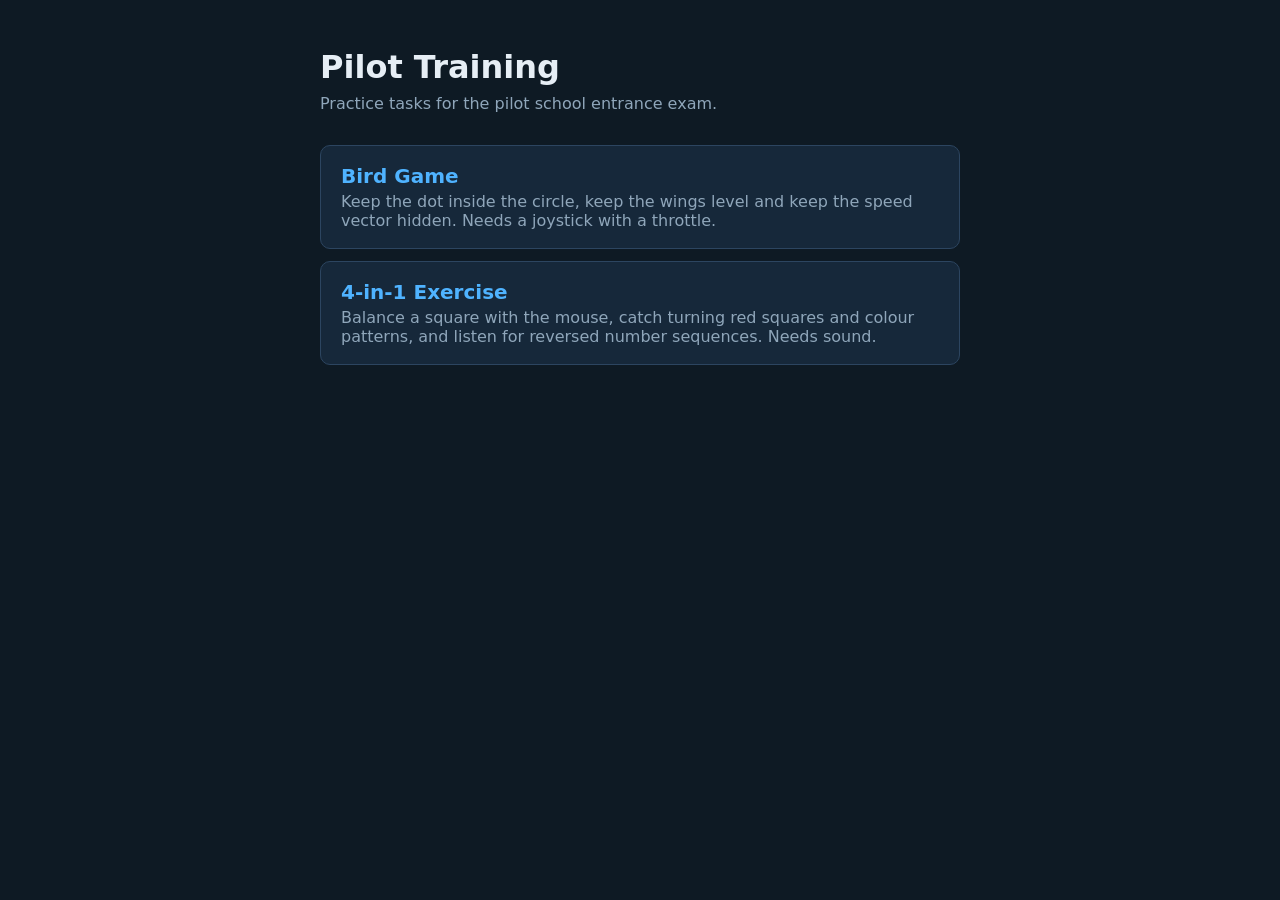
<file: index.html>
<!doctype html>
<html lang="en">
<head>
  <meta charset="utf-8">
  <meta name="viewport" content="width=device-width, initial-scale=1">
  <title>Pilot Training</title>
  <style>
    :root {
      --bg: #0e1a24;
      --panel: #16283a;
      --border: #2c4560;
      --text: #e6eef5;
      --muted: #8fa6ba;
      --accent: #4fb3ff;
      color-scheme: dark;
    }

    * { box-sizing: border-box; }

    body {
      margin: 0;
      min-height: 100vh;
      background: var(--bg);
      color: var(--text);
      font-family: system-ui, -apple-system, "Segoe UI", Roboto, sans-serif;
      padding: 48px 16px;
    }

    main { max-width: 640px; margin: 0 auto; }

    h1 { margin: 0 0 8px; font-size: 32px; }
    .lead { margin: 0 0 32px; color: var(--muted); }

    .apps { display: grid; gap: 12px; }

    .app {
      display: block;
      padding: 18px 20px;
      background: var(--panel);
      border: 1px solid var(--border);
      border-radius: 10px;
      color: inherit;
      text-decoration: none;
    }
    .app:hover, .app:focus-visible { border-color: var(--accent); outline: none; }
    .app h2 { margin: 0 0 4px; font-size: 20px; color: var(--accent); }
    .app p { margin: 0; color: var(--muted); }
  </style>
</head>
<body>
  <main>
    <h1>Pilot Training</h1>
    <p class="lead">Practice tasks for the pilot school entrance exam.</p>

    <div class="apps">
      <a class="app" href="bird-game/index.html">
        <h2>Bird Game</h2>
        <p>Keep the dot inside the circle, keep the wings level and keep the speed vector hidden. Needs a joystick with a throttle.</p>
      </a>
      <a class="app" href="four-in-one/index.html">
        <h2>4-in-1 Exercise</h2>
        <p>Balance a square with the mouse, catch turning red squares and colour patterns, and listen for reversed number sequences. Needs sound.</p>
      </a>
    </div>
  </main>
</body>
</html>
</file>
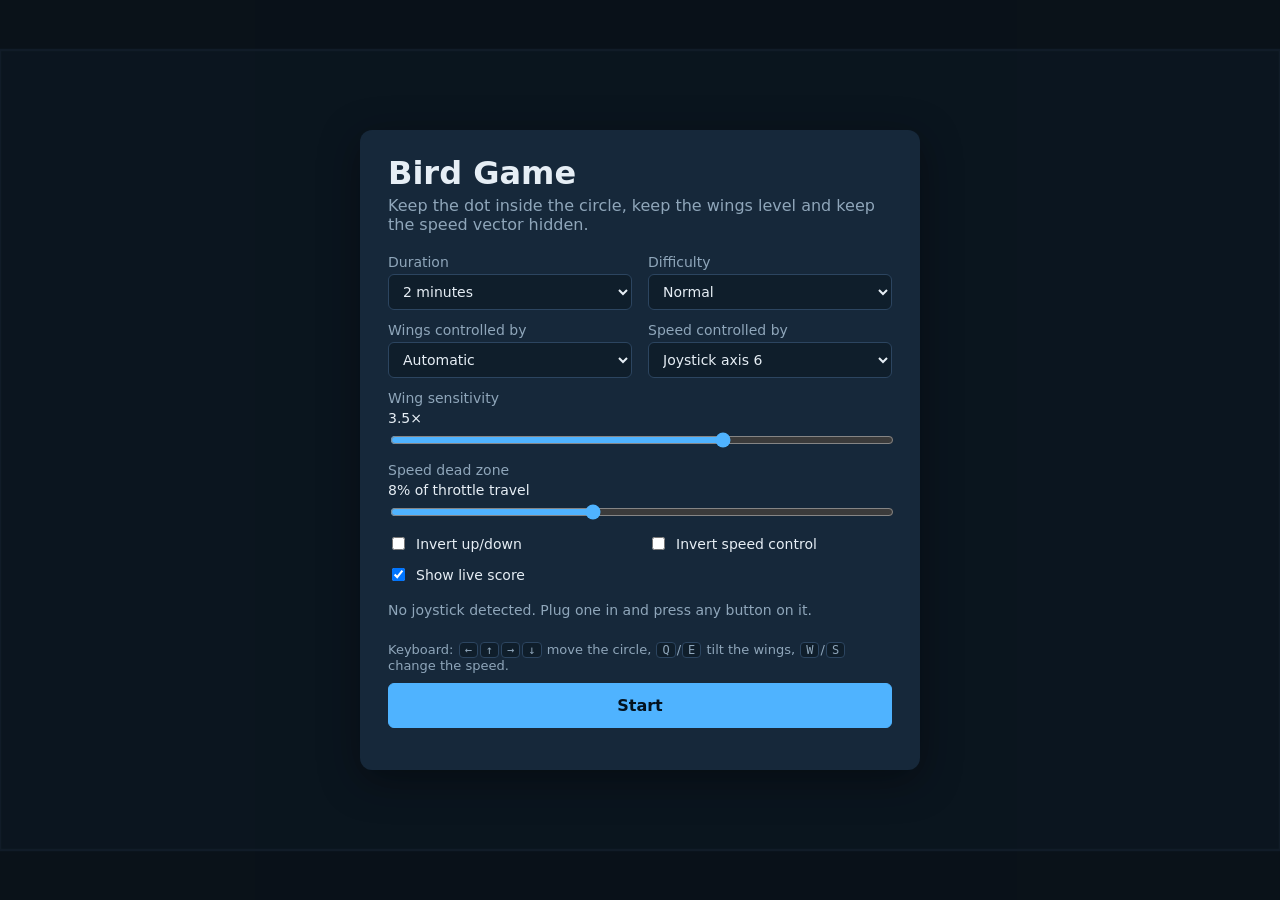
<file: bird-game/index.html>
<!doctype html>
<html lang="en">
<head>
  <meta charset="utf-8">
  <meta name="viewport" content="width=device-width, initial-scale=1">
  <title>Bird Game</title>
  <link rel="stylesheet" href="style.css">
</head>
<body>
  <canvas id="game"></canvas>

  <div id="hud" hidden>
    <span id="hud-time">0:00</span>
    <span id="hud-live"></span>
    <span class="hint">Esc = pause</span>
  </div>

  <div id="menu" class="overlay">
    <div class="panel">
      <h1>Bird Game</h1>
      <p class="lead">Keep the dot inside the circle, keep the wings level and keep the speed vector hidden.</p>

      <div class="grid">
        <label>Duration
          <select id="opt-duration">
            <option value="60">1 minute</option>
            <option value="120" selected>2 minutes</option>
            <option value="180">3 minutes</option>
            <option value="300">5 minutes</option>
          </select>
        </label>
        <label>Difficulty
          <select id="opt-difficulty">
            <option value="easy">Easy</option>
            <option value="normal" selected>Normal</option>
            <option value="hard">Hard</option>
          </select>
        </label>
        <label>Wings controlled by
          <select id="opt-roll"></select>
        </label>
        <label>Speed controlled by
          <select id="opt-speed"></select>
        </label>
        <label class="wide">Wing sensitivity <span id="opt-sensitivity-value"></span>
          <input type="range" id="opt-sensitivity" min="0.5" max="5" step="0.1">
        </label>
        <label class="wide">Speed dead zone <span id="opt-speed-deadzone-value"></span>
          <input type="range" id="opt-speed-deadzone" min="0" max="0.2" step="0.01">
        </label>
        <label class="check"><input type="checkbox" id="opt-invert"> Invert up/down</label>
        <label class="check"><input type="checkbox" id="opt-invert-speed"> Invert speed control</label>
        <label class="check"><input type="checkbox" id="opt-live" checked> Show live score</label>
      </div>

      <div id="pad-status" class="pad"></div>
      <div id="axes" class="axes"></div>

      <p class="keys">Keyboard: <kbd>←</kbd><kbd>↑</kbd><kbd>→</kbd><kbd>↓</kbd> move the circle,
        <kbd>Q</kbd>/<kbd>E</kbd> tilt the wings, <kbd>W</kbd>/<kbd>S</kbd> change the speed.</p>

      <button id="start" class="primary">Start</button>

      <div id="history"></div>
    </div>
  </div>

  <div id="pause" class="overlay" hidden>
    <div class="panel small">
      <h2>Paused</h2>
      <button id="resume" class="primary">Resume</button>
      <button id="quit">Quit to menu</button>
    </div>
  </div>

  <div id="results" class="overlay" hidden>
    <div class="panel small">
      <h2>Results</h2>
      <div id="results-body"></div>
      <button id="again" class="primary">Play again</button>
      <button id="to-menu">Menu</button>
    </div>
  </div>

  <div id="countdown" hidden></div>

  <script src="game.js"></script>
</body>
</html>
</file>
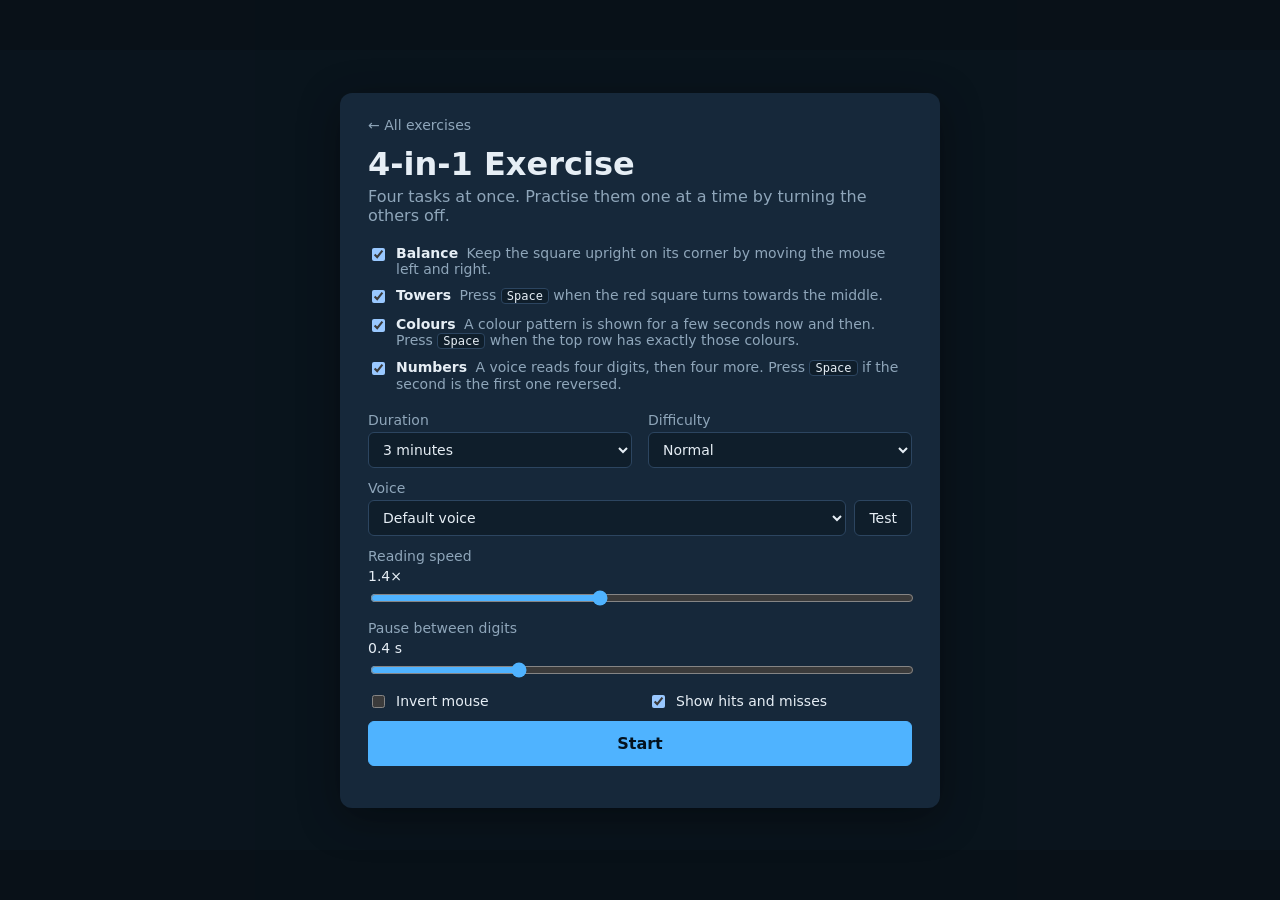
<file: four-in-one/index.html>
<!doctype html>
<html lang="en">
<head>
  <meta charset="utf-8">
  <meta name="viewport" content="width=device-width, initial-scale=1">
  <title>4-in-1 Exercise</title>
  <link rel="stylesheet" href="style.css">
</head>
<body>
  <canvas id="game"></canvas>

  <div id="hud" hidden>
    <span id="hud-time">0:00</span>
    <span class="hint">Esc = pause</span>
  </div>

  <div id="menu" class="overlay">
    <div class="panel">
      <p class="back"><a href="../index.html">← All exercises</a></p>
      <h1>4-in-1 Exercise</h1>
      <p class="lead">Four tasks at once. Practise them one at a time by turning the others off.</p>

      <div class="tasks">
        <label class="check"><input type="checkbox" id="task-balance" checked>
          <span><b>Balance</b> Keep the square upright on its corner by moving the mouse left and right.</span></label>
        <label class="check"><input type="checkbox" id="task-towers" checked>
          <span><b>Towers</b> Press <kbd>Space</kbd> when the red square turns towards the middle.</span></label>
        <label class="check"><input type="checkbox" id="task-colors" checked>
          <span><b>Colours</b> A colour pattern is shown for a few seconds now and then. Press <kbd>Space</kbd> when the top row has exactly those colours.</span></label>
        <label class="check"><input type="checkbox" id="task-audio" checked>
          <span><b>Numbers</b> A voice reads four digits, then four more. Press <kbd>Space</kbd> if the second is the first one reversed.</span></label>
      </div>

      <div class="grid">
        <label>Duration
          <select id="opt-duration">
            <option value="120">2 minutes</option>
            <option value="180" selected>3 minutes</option>
            <option value="300">5 minutes</option>
            <option value="600">10 minutes</option>
          </select>
        </label>
        <label>Difficulty
          <select id="opt-difficulty">
            <option value="easy">Easy</option>
            <option value="normal" selected>Normal</option>
            <option value="hard">Hard</option>
          </select>
        </label>
        <label class="wide">Voice
          <span class="row">
            <select id="opt-voice"></select>
            <button id="test-voice" type="button">Test</button>
          </span>
        </label>
        <label class="wide">Reading speed <span id="opt-voice-rate-value"></span>
          <input type="range" id="opt-voice-rate" min="0.6" max="2.5" step="0.1">
        </label>
        <label class="wide">Pause between digits <span id="opt-digit-gap-value"></span>
          <input type="range" id="opt-digit-gap" min="0" max="1.5" step="0.1">
        </label>
        <label class="check"><input type="checkbox" id="opt-invert"> Invert mouse</label>
        <label class="check"><input type="checkbox" id="opt-feedback" checked> Show hits and misses</label>
      </div>

      <p id="voice-warning" class="warning" hidden></p>

      <button id="start" class="primary">Start</button>

      <div id="history"></div>
    </div>
  </div>

  <div id="briefing" class="overlay" hidden>
    <div class="panel small">
      <h2>Get ready</h2>
      <div id="briefing-count" class="count"></div>
    </div>
  </div>

  <div id="pause" class="overlay" hidden>
    <div class="panel small">
      <h2>Paused</h2>
      <button id="resume" class="primary">Resume</button>
      <button id="quit">Quit to menu</button>
    </div>
  </div>

  <div id="results" class="overlay" hidden>
    <div class="panel small">
      <h2>Results</h2>
      <div id="results-body"></div>
      <button id="again" class="primary">Play again</button>
      <button id="to-menu">Menu</button>
    </div>
  </div>

  <script src="game.js"></script>
</body>
</html>
</file>
<file: bird-game/style.css>
:root {
  --bg: #0e1a24;
  --panel: #16283a;
  --text: #e6eef5;
  --muted: #8fa6ba;
  --accent: #4fb3ff;
  --good: #4cd18a;
  --bad: #ff6b6b;
}

* { box-sizing: border-box; }

html, body {
  margin: 0;
  height: 100%;
  background: var(--bg);
  color: var(--text);
  font-family: system-ui, -apple-system, "Segoe UI", Roboto, sans-serif;
  overflow: hidden;
}

canvas {
  display: block;
  width: 100vw;
  height: 100vh;
}

.overlay {
  position: fixed;
  inset: 0;
  display: flex;
  align-items: center;
  justify-content: center;
  background: rgba(8, 15, 22, 0.75);
  padding: 16px;
  overflow-y: auto;
}

.overlay[hidden], #hud[hidden], #countdown[hidden] { display: none; }

.panel {
  background: var(--panel);
  border-radius: 12px;
  padding: 24px 28px;
  width: 100%;
  max-width: 560px;
  box-shadow: 0 10px 40px rgba(0, 0, 0, 0.4);
  margin: auto;
}

.panel.small { max-width: 380px; text-align: center; }

h1 { margin: 0 0 4px; font-size: 32px; }
h2 { margin: 0 0 16px; }

.lead { color: var(--muted); margin: 0 0 20px; }

.grid {
  display: grid;
  grid-template-columns: 1fr 1fr;
  gap: 12px 16px;
}

label { display: flex; flex-direction: column; gap: 4px; font-size: 14px; color: var(--muted); }
label.wide { grid-column: 1 / -1; }
label.wide span { color: var(--text); }
input[type="range"] { width: 100%; accent-color: var(--accent); }
label.check { flex-direction: row; align-items: center; gap: 8px; color: var(--text); }

select, button {
  font: inherit;
  color: var(--text);
  background: #0f1e2b;
  border: 1px solid #2c4560;
  border-radius: 6px;
  padding: 8px 10px;
}

button { cursor: pointer; width: 100%; margin-top: 10px; padding: 12px; }
button.primary { background: var(--accent); border-color: var(--accent); color: #04121e; font-weight: 600; }
button:hover { filter: brightness(1.1); }

.pad { margin-top: 18px; font-size: 14px; color: var(--muted); }
.pad.on { color: var(--good); }

.axes { display: grid; gap: 4px; margin-top: 8px; }
.axis { display: grid; grid-template-columns: 56px 1fr 48px; align-items: center; gap: 8px; font-size: 12px; color: var(--muted); }
.axis .bar { position: relative; height: 8px; background: #0f1e2b; border-radius: 4px; }
.axis .bar i { position: absolute; top: 0; bottom: 0; left: 50%; background: var(--accent); border-radius: 4px; }
.axis.roll { color: var(--text); }

.keys { font-size: 13px; color: var(--muted); margin: 16px 0 0; }
kbd {
  display: inline-block;
  border: 1px solid #2c4560;
  border-radius: 4px;
  padding: 0 5px;
  margin: 0 1px;
  font-size: 12px;
  background: #0f1e2b;
}

#history { margin-top: 18px; font-size: 13px; color: var(--muted); }
#history table { width: 100%; border-collapse: collapse; }
#history th, #history td { text-align: left; padding: 3px 4px; border-bottom: 1px solid #23394f; }

#hud {
  position: fixed;
  top: 10px;
  left: 16px;
  right: 16px;
  display: flex;
  gap: 24px;
  font-size: 16px;
  pointer-events: none;
}
#hud .hint { margin-left: auto; color: var(--muted); font-size: 13px; }

#countdown {
  position: fixed;
  inset: 0;
  display: flex;
  align-items: center;
  justify-content: center;
  font-size: 120px;
  font-weight: 700;
  pointer-events: none;
}

.stat { display: flex; justify-content: space-between; padding: 6px 0; border-bottom: 1px solid #23394f; }
.stat b { font-variant-numeric: tabular-nums; }
.score { font-size: 48px; font-weight: 700; margin: 4px 0 12px; color: var(--accent); }

@media (max-width: 520px) {
  .grid { grid-template-columns: 1fr; }
  .panel { padding: 18px 16px; }
}
</file>
<file: four-in-one/style.css>
:root {
  --bg: #0e1a24;
  --panel: #16283a;
  --field: #0f1e2b;
  --border: #2c4560;
  --text: #e6eef5;
  --muted: #8fa6ba;
  --accent: #4fb3ff;
  --good: #4cd18a;
  --bad: #ff6b6b;
  color-scheme: dark;
}

* { box-sizing: border-box; }

html, body {
  margin: 0;
  height: 100%;
  background: var(--bg);
  color: var(--text);
  font-family: system-ui, -apple-system, "Segoe UI", Roboto, sans-serif;
  overflow: hidden;
}

canvas { display: block; width: 100vw; height: 100vh; }
body.playing canvas { cursor: none; }

.overlay {
  position: fixed;
  inset: 0;
  display: flex;
  align-items: center;
  justify-content: center;
  background: rgba(8, 15, 22, 0.8);
  padding: 16px;
  overflow-y: auto;
}

.overlay[hidden], #hud[hidden], .warning[hidden] { display: none; }

.panel {
  background: var(--panel);
  border-radius: 12px;
  padding: 24px 28px;
  width: 100%;
  max-width: 600px;
  box-shadow: 0 10px 40px rgba(0, 0, 0, 0.4);
  margin: auto;
}
.panel.small { max-width: 420px; text-align: center; }

h1 { margin: 0 0 4px; font-size: 32px; }
h2 { margin: 0 0 16px; }
.lead { color: var(--muted); margin: 0 0 20px; }
.back { margin: 0 0 12px; font-size: 14px; }
.back a { color: var(--muted); text-decoration: none; }
.back a:hover { color: var(--text); }

.tasks { display: grid; gap: 10px; margin-bottom: 20px; }
.tasks label.check { align-items: flex-start; font-size: 14px; color: var(--muted); }
.tasks label.check input { margin-top: 3px; }
.tasks b { color: var(--text); margin-right: 4px; }

.grid { display: grid; grid-template-columns: 1fr 1fr; gap: 12px 16px; }

label { display: flex; flex-direction: column; gap: 4px; font-size: 14px; color: var(--muted); }
label.wide { grid-column: 1 / -1; }
label.wide > span[id] { color: var(--text); }
input[type="range"] { width: 100%; accent-color: var(--accent); }
label.check { flex-direction: row; align-items: center; gap: 8px; color: var(--text); }
.row { display: flex; gap: 8px; }
.row select { flex: 1; min-width: 0; }
.row button { width: auto; margin: 0; padding: 8px 14px; }

select, button {
  font: inherit;
  color: var(--text);
  background: var(--field);
  border: 1px solid var(--border);
  border-radius: 6px;
  padding: 8px 10px;
}
button { cursor: pointer; width: 100%; margin-top: 10px; padding: 12px; }
button.primary { background: var(--accent); border-color: var(--accent); color: #04121e; font-weight: 600; }
button:hover { filter: brightness(1.1); }
button:focus-visible, select:focus-visible, input:focus-visible { outline: 2px solid var(--accent); outline-offset: 2px; }

.warning { color: #ffd34d; font-size: 14px; margin: 16px 0 0; }

kbd {
  display: inline-block;
  border: 1px solid var(--border);
  border-radius: 4px;
  padding: 0 5px;
  font-size: 12px;
  background: var(--field);
  color: var(--text);
}

.count { font-size: 48px; font-weight: 700; color: var(--accent); }

#history { margin-top: 18px; font-size: 13px; color: var(--muted); overflow-x: auto; }
#history table { width: 100%; border-collapse: collapse; }
#history th, #history td { text-align: left; padding: 3px 4px; border-bottom: 1px solid #23394f; white-space: nowrap; }

#hud {
  position: fixed;
  top: 10px;
  left: 16px;
  right: 16px;
  display: flex;
  gap: 24px;
  font-size: 16px;
  pointer-events: none;
}
#hud .hint { margin-left: auto; color: var(--muted); font-size: 13px; }

.stat { display: flex; justify-content: space-between; gap: 12px; padding: 6px 0; border-bottom: 1px solid #23394f; text-align: left; }
.stat b { font-variant-numeric: tabular-nums; white-space: nowrap; }
.stat small { display: block; color: var(--muted); font-size: 12px; }
.score { font-size: 48px; font-weight: 700; margin: 4px 0 12px; color: var(--accent); }

@media (max-width: 520px) {
  .grid { grid-template-columns: 1fr; }
  .panel { padding: 18px 16px; }
}
</file>
